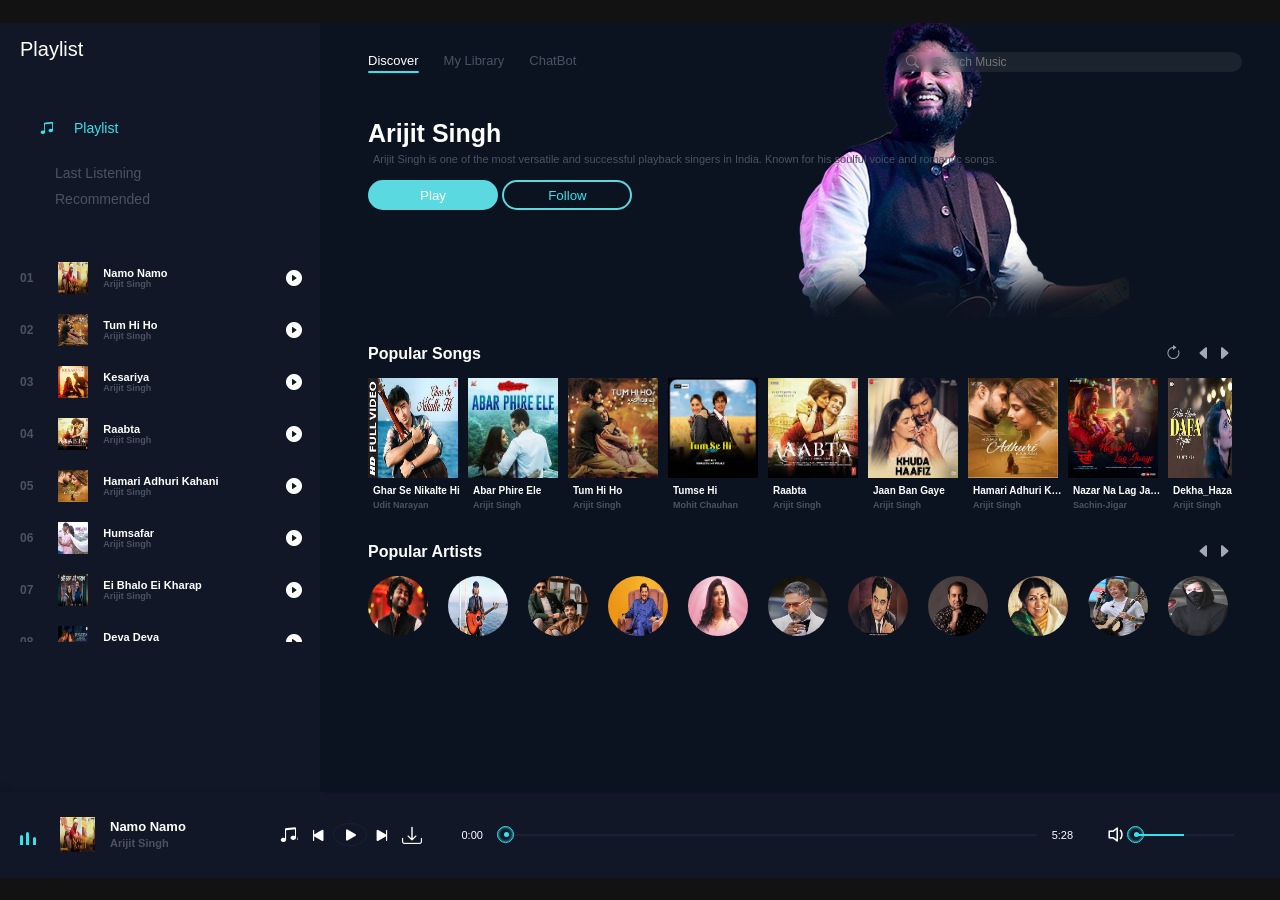
<file: index.html>
<html lang="en">
<head>
    <meta charset="UTF-8">
    <meta name="viewport" content="width=device-width, initial-scale=1.0">
    <link rel="stylesheet" href="https://cdn.jsdelivr.net/npm/bootstrap-icons@1.11.3/font/bootstrap-icons.min.css">
    <link rel="stylesheet" href="style.css">
    <title>Music Website</title>
</head>

<body>
    <header>
        <div class="menu_side ">
            <h1>Playlist</h1>
            <div class="playlist">
                <h4 id="tab-playlist" class="active"><span></span><i class="bi bi-music-note-beamed"></i>Playlist</h4>
                <h4 id="tab-last"><span></span><i class="bi bi-music-note-beamed"></i>Last Listening</h4>
                <h4 id="tab-recommended"><span></span><i class="bi bi-music-note-beamed"></i>Recommended</h4>
            </div>
            
            <div class="menu_song">
                <li class="songItem">
                    <span>01</span>
                    <img src="images/download (3).jpeg" alt="">
                    <h5>Namo Namo <br><div class="subtitle">Arijit Singh</div>
                    </h5>
                    <i class="bi playlistplay bi-play-circle-fill" id="1"></i>
                </li>
                <li class="songItem">
                    <span>02</span>
                    <img src="images/download.jpg" alt="">
                    <h5>Tum Hi Ho <br><div class="subtitle">Arijit Singh</div>
                    </h5>
                    <i class="bi playlistplay bi-play-circle-fill" id="1"></i>
                </li>
                <li class="songItem">
                    <span>03</span>
                    <img src="images/download (2).jpg" alt="">
                    <h5>Kesariya<br><div class="subtitle">Arijit Singh</div>
                    </h5>
                    <i class="bi playlistplay bi-play-circle-fill" id="1"></i>
                </li>
                <li class="songItem">
                    <span>04</span>
                    <img src="images/download (1).jpg" alt="">
                    <h5>Raabta<br><div class="subtitle">Arijit Singh</div>
                    </h5>
                    <i class="bi playlistplay bi-play-circle-fill" id="1"></i>
                </li>
                <li class="songItem">
                    <span>05</span>
                    <img src="images/download (3).jpeg" alt="">
                    <h5>Namo Namo <br><div class="subtitle">Arijit Singh</div>
                    </h5>
                    <i class="bi playlistplay bi-play-circle-fill" id="1"></i>
                </li>
                <li class="songItem">
                    <span>06</span>
                    <img src="images/download (3).jpeg" alt="">
                    <h5>Namo Namo <br><div class="subtitle">Arijit Singh</div>
                    </h5>
                    <i class="bi playlistplay bi-play-circle-fill" id="1"></i>
                </li>
                <li class="songItem">
                    <span>07</span>
                    <img src="images/download (3).jpeg" alt="">
                    <h5>Namo Namo <br><div class="subtitle">Arijit Singh</div>
                    </h5>
                    <i class="bi playlistplay bi-play-circle-fill" id="1"></i>
                </li>
                <li class="songItem">
                    <span>08</span>
                    <img src="images/download (3).jpeg" alt="">
                    <h5>Namo Namo <br><div class="subtitle">Arijit Singh</div>
                    </h5>
                    <i class="bi playlistplay bi-play-circle-fill" id="1"></i>
                </li>
                <li class="songItem">
                    <span>09</span>
                    <img src="images/download (3).jpeg" alt="">
                    <h5>Namo Namo <br><div class="subtitle">Arijit Singh</div>
                    </h5>
                    <i class="bi playlistplay bi-play-circle-fill" id="1"></i>
                </li>
                <li class="songItem">
                    <span>10</span>
                    <img src="images/download (3).jpeg" alt="">
                    <h5>Namo Namo <br><div class="subtitle">Arijit Singh</div>
                    </h5>
                    <i class="bi playlistplay bi-play-circle-fill" id="1"></i>
                </li>
            </div>
        </div>
        <div class="song_side">
            <nav>
                <ul>
                    <li>
                        Discover <span></span></li>
                    <li id="myLibraryBtn">My Library</li>
                    <li><a href="chatbot.html">ChatBot</a></li>
                </ul>
                <div class="search">
                    <i class="bi bi-search"></i>
                    <input type="text" placeholder="Search Music" id="searchInput">
                </div>
                
            </nav>
            <div class="content">
                <h1 id="artistName">Arijit Singh</h1>
                <p id="artistBio">Arijit Singh is one of the most versatile and successful playback singers in India. Known for his soulful voice and romantic songs.</p>
                <div class="buttons">
                    <button id="mainPlay">Play</button>
                    <button id="mainFollow">Follow</button>
                </div>
              </div>
              
            <div class="popular_songs">
                <div class="h4">
                    <h4>Popular Songs</h4>
                    <div class="btns">
                        <i class="bi bi-arrow-clockwise" id="refresh_pop_songs" title="Refresh Songs" style="margin-right: 10px; cursor: pointer;"></i>
                        <i class="bi bi-caret-left-fill" id="pop_song_left"></i>
                        <i class="bi bi-caret-right-fill" id="pop_song_right"></i>
                    </div>
                </div>
                <div class="pop_song" id="popularSongsContainer"></div>
            </div>
            <div class="popular_artists">
                <div class="h4">
                    <h4>Popular Artists</h4>
                    <div class="btns">
                        <i class="bi bi-caret-left-fill" id="pop_art_left"></i>
                        <i class="bi bi-caret-right-fill" id="pop_art_right"></i>
                    </div>
                </div>
                <div class="items">
                    <li>
                        <img src="images/arjit.jpg" alt="Arijit Singh">
                    </li>
                    <li>
                        <img src="images/download (1).jpeg" alt="Mohit Chauhan">
                    </li>
                    <li>
                        <img src="images/download (2).jpeg" alt="Sachin-Jigar">
                    </li>
                    <li>
                        <img src="images/download (5).jpeg" alt="Udit Narayan">
                    </li>
                    <li>
                        <img src="images/download (9).jpeg" alt="Shreya Ghoshal">
                    </li>
                    <li>
                        <img src="images/download (10).jpeg" alt="Honey Singh">
                    </li>
                    <li>
                        <img src="images/download (7).jpeg" alt="Kishore Kumar">
                    </li>
                    <li>
                        <img src="images/download (8).jpeg" alt="Rahat Fateh Ali Khan">
                    </li>
                    <li>
                        <img src="images/download (6).jpeg" alt="Lata Mangeshkar">
                    </li>
                    <li>
                        <img src="images/download (11).jpeg" alt="Ed Sheeran">
                    </li>
                    <li>
                        <img src="images/alan.jpeg" alt="Alan Walker">
                    </li>
                    <li>
                        <img src="images/download (16).jpeg" alt="Asha Bhosle">
                    </li>
                    <li>
                        <img src="images/download (17).jpeg" alt="Sonu Nigam">
                    </li>
                    <li>
                        <img src="images/download (18).jpeg" alt="Kumar Sanu">
                    </li>
                    <li>
                        <img src="images/download (19).jpeg" alt="KK">
                    </li>
                </div>
            </div>   
        </div>



        <div class="master_play">
            <div class="wave">
                <div class="wave1"></div>
                <div class="wave1"></div>
                <div class="wave1"></div>
            </div>
            <img src="images/download (3).jpeg" alt="" id="poster_master_play">
            <h5 id="title">
                Namo Namo
                <div class="subtitle">Arijit Singh</div>
            </h5>
            <div class="icons">
                <i class="bi shuffle bi-music-note-beamed">next</i>
                <i class="bi bi-skip-start-fill"></i>
                <i class="bi bi-play-fill"></i>
                <i class="bi bi-skip-end-fill"></i>
                <i class="bi bi-download" id="download_music"></i>
            </div>
            <span id="currentstart">0:00</span>
            <div class="bar">
                <input type="range"  id="seek" min="0" max="100">
                <div class="bar2" id="bar2"></div>
                <div class="dot"></div>
            </div>
            <span id="currentend">0:30</span>
            <div class="vol">
                <i class="bi bi-volume-down" id="vol_icon"></i>
                <input type="range" min="0" max="100" id="vol">
                <div class="vol_bar"></div>
                <div class="dot" id="vol_dot"></div>
                
            </div>
        </div>
    
    </header>
    <script src="app.js"></script>
    
</body>
</html>
</file>
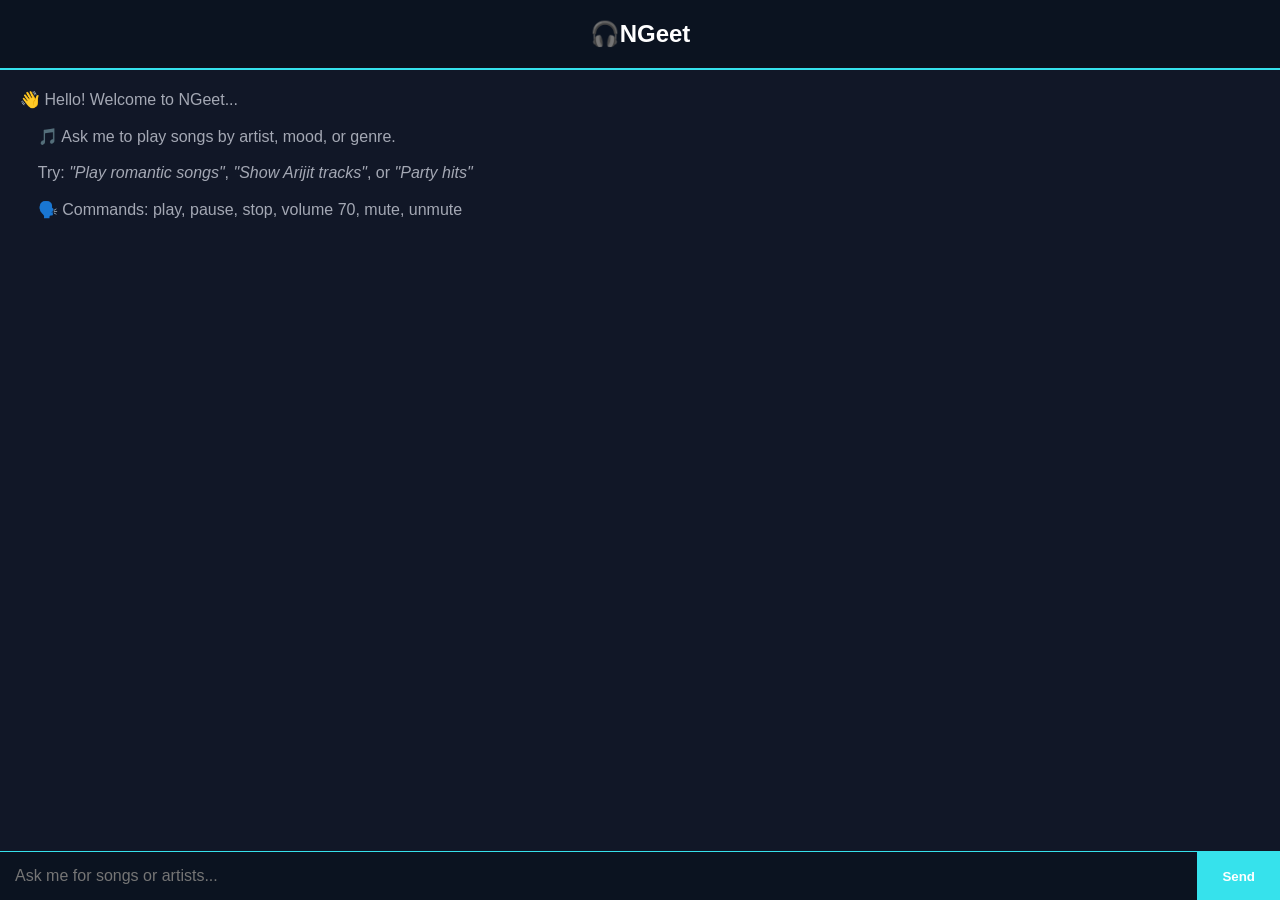
<file: chatbot.html>
<!DOCTYPE html>
<html lang="en">
<head>
  <meta charset="UTF-8">
  <title>Music AI Chatbot</title>
  <link rel="stylesheet" href="chatbot.css" />
</head>
<body>
  <div class="chatbot-screen">
    <div class="chat-header">🎧NGeet</div>
    <div class="chat-box" id="chat-box"></div>
    <div class="chat-input">
      <input
        type="text"
        id="user-input"
        placeholder="Ask me for songs or artists..."
        onkeypress="handleKey(event)"
      />
      <button onclick="sendMessage()">Send</button>
    </div>
  </div>

  <audio id="audio-player" controls style="display: none;"></audio>

  <script src="chatbot.js"></script>
</body>
</html>
</file>
<file: style.css>
@import url('https://fonts.googleapis.com/css?family=Poppins');
*{
    padding: 0;
    margin: 0;
    box-sizing: border-box;
}
body{
    font-family: 'popins', sans-serif;
    width: 100%;
    height: 100vh;
    background: #121213;
    display: grid;
    place-items: center;

}

header{
   position: relative;
    width: 100%;
    height: 95%;
    /*border: 1px solid #fff;*/
    display: flex;/*boxes in line*/
    flex-wrap: wrap;
    overflow: hidden;
}
header .menu_side, .song_side{/*left box*/
    width: 25%;
    height: 90%;
    /*border: 1px solid #fff;*/
    background: #111727;
    box-shadow:5px 0px 2px #090f1f;
    color: #fff;

}
header .song_side{/*right box*/
    width: 75%;
    background: #0b1320;

}
header .master_play{
    width:100%;
    height:10%;
    /*&border: 1px solid #fff;*/
    background: #111727;
    box-shadow:0px 3px 8px #090f1f;/*for shadow in border*/

}
header .menu_side h1{
    font-size: 20px;
    margin: 15px 0px 0px 20px;
    font-weight: 500;

}
header .menu_side .playlist{
    margin: 40px 0px 0px 20px;
}
header .menu_side .playlist h4{
    font-size: 14px;
    font-weight: 400;
    padding-bottom: 10px;
    color:#4c5262;
    display: flex;
    align-items: center;
    transition: .3s linear;
}
header .menu_side .playlist h4:hover{
   color:#fff
}
header .menu_side .playlist h4 span{
    position: relative;
    margin-right: 35px;   
 }
 header .menu_side .playlist h4 span::before{
    content: '';
    position: absolute;
    width: 4px;
    height: 4px;
    /*border:2px solid #4c5262;*/
    border-radius: 50%;
    top: -4px;
    transition: .3s linear;
 }
 header .menu_side .playlist h4:hover span::before{
    border: 2px solid #fff;
 }
 header .menu_side .playlist h4 .bi{
    display: none;
 }
 header .menu_side .playlist .active{
    color: #36e2ec;
 }
 header .menu_side .playlist .active span{
    display: none;
 }
 header .menu_side .playlist .active .bi{
    display: flex;
    margin: 20px;
 }
 header .menu_side .menu_song{
   width: 99%;
   height: 385px;
   /*border: 1px solid #fff;*/
   margin-top: 40px;
   overflow: auto;
}
header .menu_side .menu_song::-webkit-scrollbar {
    display: none;
}
header .menu_side .menu_song li{
    list-style-type: none;
    position: relative;
    padding: 5px 0px 5px 20px;
    display: flex;
    align-items: center;
    margin-bottom: 10px;
    cursor: pointer;
    transition: .3s linear;
 }
 header .menu_side .menu_song li:hover{
    background: rgb(105, 105, 105, .1)
 }
 header .menu_side .menu_song li span{
    font-size: 12px;
    font-weight: 600;
    color: #4c5262;
 }
 header .menu_side .menu_song li img{
    width: 30px;
    height: 32px;
    margin-left: 25px;

 }
 header .menu_side .menu_song li h5{
    font-size: 11px;
    margin-left: 15px;
    width: 170px;
   /*border: 1px solid #fff;*/
    overflow: hidden;
    text-overflow: ellipsis;
    white-space: nowrap;/*last 3 line is for overflow control of song name*/
 }
 header .menu_side .menu_song li h5 .subtitle{
    font-size: 9px;
    color: #4c5262;
 }
 header .menu_side .menu_song li .bi{
    position: absolute;
    right: 15px;
 }
header .master_play{
    display: flex;
    align-items: center;
    padding: 0px 20px;
}
header .master_play .wave{
    width: 30px;
    height: 30px;
    /*border: 1px solid #fff;*/
    padding-bottom: 5px;
    display: flex;
    align-items: flex-end;
    margin-right: 10px;

}
header .master_play .wave .wave1{
   width: 3px;
   height: 10px;
   background: #36e2ec;
   margin-right: 3px;
   border-radius: 10px 10px 0px 0px;
   /*animation: .5s linear infinite;*/
}
header .master_play .wave .wave1:nth-child(2){
   height:13px ;
   margin-right: 3.5px;
   animation-delay: .4s;
}
header .master_play .wave .wave1:nth-child(3){
   height:8px ;
   animation-delay: .8s;
}
/* javascript classes*/
header .master_play .active1 .wave1{
   
   animation: wave .5s linear infinite;
}
header .master_play .active1 .wave1:nth-child(2){
   
   margin-right: 3.5px;
   animation-delay: .4s;
}
header .master_play .active1 .wave1:nth-child(3){
   animation-delay: .8s;
}
@keyframes wave {
   0%{
      height: 10px;
   }
   50%{
      height: 15px;
   }
   100%{
      height: 10px;
   }
}
header .master_play img {
   width: 35px;
   height: 35px;

}
header .master_play h5{
   width: 130px;
   /*border: 1px solid #fff;*/
   margin-left: 15px;
   color: #fff;
   line-height: 17px;
   overflow: hidden;
   text-overflow: ellipsis;
   white-space: nowrap;
   font-size: 13px;
}
header .master_play h5 .subtitle{
   font-size: 11px;
   color: #4c5262;
   width: 100%;
   overflow: hidden;
   text-overflow: ellipsis;
   white-space: nowrap;
}
header .master_play .icons{
   font-size: 20px;
   color:#fff;
   margin: 0px 20px 0px 40px;
   outline: none;
   display: flex;
   align-items: center; 
}
header .master_play .icons .bi{
   cursor: pointer;
   outline: none;
}
header .master_play .icons .shuffle{
   font-size: 17px;
   margin-right: 10px;
   width: 17.5px;
   overflow: hidden;
   display: flex;
   align-items: center;
 
}
header .master_play .icons #download_music{
   font-size: 20px;
   margin-left: 10px;
}
header .master_play .icons .bi:nth-child(3){
   border: 1px solid rgb(105, 105, 105, .1);
   border-radius: 50%;
   padding: 1px 5px 0px 7px;
   margin: 0px 5px;
}
header .master_play span{
   color: #fff;
   width: 32px;
   font-size: 11px;
   font-weight: 400;
}
header .master_play #currentstart{
   margin: 0px 0px 0px 20px;

}
header .master_play .bar{
   position: relative;
   width: 43%;
   height: 2px;
   background: rgb(105, 105, 170, .1);
   margin: 0px 15px 0px 10px;

}
header .master_play .bar .bar2{
   position: absolute;
   background: #36e2ec;
   width: 50%;
   height: 100%;
   top: 0;
   transition: 1s linear;  
}
header .master_play .bar .dot{
   position: absolute;
   width: 5px;
   height: 5px;
   background: #36e2ec;
   border-radius: 50%;
   left: 0%;
   top: -1.5px;
   transition: 1s linear; 
}
header .master_play .bar .dot::before{
   content: '';
   position: absolute;
   width: 15px;
   height: 15px;
   border: 1px solid #36e2ec;
   border-radius: 50%;
   left: -7px;
   top:  -6.5px;
   box-shadow: inset 0px 0px 3px #36e2ec;
}
header .master_play .bar input{
   position: absolute;
   width: 100%;
   top: -7px;
   left: 0;
   cursor: pointer;
   z-index: 999999999999999999999;
   opacity: 0;
}
header .master_play .vol{
  position: relative;
  width: 100px;
  height: 2px;
  background: rgb(105, 105, 170, .1);
  margin-left: 50px;
}
header .master_play .vol .bi{
   position: absolute;
   color: #fff;
   font-size: 25px;
   top: -12px;
   left: -30px;
 } 
 header .master_play .vol input{
   position: absolute;
   width: 100%;
   top: -6px;
   left: 0;
   cursor: pointer;
   z-index: 99999999999999999;
   opacity: 0;
 }
 header .master_play .vol .vol_bar{
   position: absolute;
   background: #36e2ec;
   width: 50%;
   height: 100%;
   top: 0;
   transition: 1s linear;
 }
 header .master_play .vol .dot{
   position: absolute;
   width: 5px;
   height: 5px;
   background: #36e2ec;
   border-radius: 50%;
   left: 0%;
   top: -1.5px;
   transition: 1s linear; 
 }
 header .master_play .vol .dot::before{
   content: '';
   position: absolute;
   width: 15px;
   height: 15px;
   border: 1px solid #36e2ec;
   border-radius: 50%;
   left: -7px;
   top:  -6.5px;
   box-shadow: inset 0px 0px 3px #36e2ec;
 }
 .shuffle.active {
   color: #36e2ec;
   font-weight: bold;
 }
 
 header .song_side{
   z-index: 2;
 }

 header .song_side::before{
   content: '';
   position: absolute;
   width: 100%;
   height: 300px;
   background: url(images/arjit_bg.png);
   z-index: -1;
 }
 header .song_side nav{
   width: 90%;
   height: 10%;
   /*border: 1px solid #fff;*/
   margin: auto;
   display: flex;
   align-items: center;
   justify-content: space-between;
 }
 header .song_side nav ul{
   display: flex;

 }
 header .song_side nav ul li{
   list-style: none;
   position: relative;
   font-size: 13px;
   color: #4c5262;
   margin-right: 25px;
   cursor: pointer;
   transition: .3s linear;
 }
 header .song_side nav ul li a{
   list-style: none;
   position: relative;
   font-size: 13px;
   color: #4c5262;
   margin-right: 25px;
   cursor: pointer;
   transition: .3s linear;
   text-decoration: none;
 }
 header .song_side nav ul li:hover{
   color: #fff;
 }
 header .song_side nav ul li a:hover{
   color: #fff;
 }
 header .song_side nav ul li:nth-child(1){
   color: #fff;
 } 
 header .song_side nav ul li span{
   position: absolute;
   width: 100%;
   height: 2.5px;
   background: #36e2ec;
   bottom: -5px;
   left: 0;
   border-radius: 20px;
 } 
 header .song_side nav .search{
   position: relative;
   width: 40%;
   padding: 1px 10px;
   border-radius: 20px;
   /*border: 1px solid #fff;*/
   color: grey;
 }
 header .song_side nav .search::before{
   content: '';
   position: absolute;
   width: 100%;
   height: 100%;
   background: rgb(184, 184, 184, .1);
   border-radius: 20px;
   backdrop-filter: blur(5px);
   z-index: -1;
 }  
 header .song_side nav .search .bi{
   font-size: 13px;
   padding: 3px 0px 0px 10px;
 }
 header .song_side nav .search input{
   background: none;
   border: none;
   outline: none;
   padding: 0px 10px;
   color: #fff;
   font-size: 12px;
 } 
 header .song_side .content{
   width: 90%;
   height: 30%;
  /* border: 1px solid #fff;*/
   margin: auto;
   padding-top: 20px;
 }
 header .song_side .content h1{
  font-size: 25px;
  font-weight: 600;
 }
 header .song_side .content p{
   font-size: 11px;
   font-weight: 400;
   color: #4c5262;
   margin: 5px;
}
header .song_side .content .buttons{
  margin-top: 15px;
}
header .song_side .content .buttons button{
   width: 130px;
   height: 30px;
   border: 2px solid #5adae0;
   outline: none;
   border-radius: 20px;
   background: #5adae0;
   color: #fff;
   cursor: pointer;
   transition: .3s linear; 
 }
 header .song_side .content .buttons button:hover{
   background: none;
   color: #36e2ec;
 }
 header .song_side .content .buttons button:nth-child(2){
   background: none;
   color: #36e2ec;
 }
 header .song_side .content .buttons button:nth-child(2):hover{
   background: #36e2ec;
   color: #fff;

 }
header .song_side .popular_songs{
   width: 90%;
   height: auto;
   margin: auto;
   margin-top: 15px;
  /* border: 1px solid #fff;*/
}
header .song_side .popular_songs .h4{
   display: flex;
   align-items: center;
   justify-content: space-between;
}   
header .song_side .popular_songs .h4 .bi{
   color: #a4a8b4;
   cursor: pointer;
   transition: .3s linear;
}
header .song_side .popular_songs .h4 .bi:hover{
   color: #fff;   
}
header .song_side .popular_songs .pop_song{
    width: 100%;
    height: 150px;
    margin-top: 15px;
    display: flex;
    /*border: 1px solid #fff;*/
    overflow: auto;
    scroll-behavior: smooth;
}
header .song_side .popular_songs .pop_song::-webkit-scrollbar{
    display:none; 
}
header .song_side .popular_songs .pop_song li{
   min-width: 100px;
   height: 140px;
   list-style-type: none;
   transition: .3s linear;
}
header .song_side .popular_songs .pop_song li:hover{
   background: rgb(105, 105, 170, .1);
}
header .song_side .popular_songs .pop_song li .img_play{
   position: relative;
   width: 90px;
   height: 100px;
   display: flex;
   align-items: center;
   justify-content: center;
}
header .song_side .popular_songs .pop_song li .img_play img{
   width: 100%;
   height: 100%;
}
header .song_side .popular_songs .pop_song li .img_play .bi{
   position: absolute;
   font-size: 20px;
   cursor: pointer;
   transition: .3s linear;
   opacity: 0;
}
header .song_side .popular_songs .pop_song li:hover .img_play .bi{
   opacity: 1;
}
header .song_side .popular_songs .pop_song li h5{
   padding: 5px 5px 0px 5px;
   line-height: 15px;
   font-size: 10px;
   width: 100px;
   overflow: hidden;
   white-space: nowrap;
   text-overflow: ellipsis;
}
header .song_side .popular_songs .pop_song li h5 .subtitle{
   font-size: 9px;
   overflow: hidden;
   white-space: nowrap;
   text-overflow: ellipsis;
   color: #4c5262;
}
header .song_side .popular_artists{
   width: 90%;
   height: auto;
   margin: auto;
   margin-top: 15px;
   /*border: 1px solid #fff;*/
}
header .song_side .popular_artists .h4{
   display: flex;
   align-items: center;
   justify-content: space-between;
}   
header .song_side .popular_artists .h4 .bi{
   color: #a4a8b4;
   cursor: pointer;
   transition: .3s linear;
}
header .song_side .popular_artists .h4 .bi:hover{
   color: #fff;   
}
header .song_side .popular_artists .items{
    width: 100%;
    height: 150px;
    margin-top: 15px;
    display: flex;
    /*border: 1px solid #fff;*/
    overflow: auto;
    scroll-behavior: smooth;
}
header .song_side .popular_artists .items::-webkit-scrollbar{
   display: none;
}
header .song_side .popular_artists .items li{
   list-style-type: none;
   position: relative;
   min-width: 60px;
   height: 60px;
   border-radius: 50%;
   margin-right: 20px;
   cursor: pointer;
}
header .song_side .popular_artists .items li img{
   width: 100%;
   height: 100%;
   border-radius: 50%;
}
</file>
<file: chatbot.css>
* {
  margin: 0;
  padding: 0;
  box-sizing: border-box;
  font-family: 'Poppins', sans-serif;
}

body {
  background: #121213;
  color: white;
  height: 100vh;
  display: flex;
  justify-content: center;
  align-items: center;
}

.chatbot-screen {
  width: 100%;
  height: 100%;
  display: flex;
  flex-direction: column;
  background: #111727;
}

.chat-header {
  background: #0b1320;
  padding: 20px;
  font-size: 24px;
  font-weight: 600;
  border-bottom: 2px solid #36e2ec;
  text-align: center;
}

.chat-box {
  flex: 1;
  padding: 20px;
  overflow-y: auto;
  display: flex;
  flex-direction: column;
  gap: 12px;
  scroll-behavior: smooth;
}

.chat-box .user {
  text-align: right;
  color: #36e2ec;
}

.chat-box .bot {
  text-align: left;
  color: #a4a8b4;
  white-space: pre-wrap;
}

.chat-input {
  display: flex;
  border-top: 1px solid #36e2ec;
}

.chat-input input {
  flex: 1;
  padding: 15px;
  background: #0b1320;
  color: white;
  font-size: 16px;
  border: none;
  outline: none;
}

.chat-input button {
  padding: 15px 25px;
  background: #36e2ec;
  color: white;
  border: none;
  cursor: pointer;
  font-weight: bold;
  transition: 0.3s;
}

.chat-input button:hover {
  background: #29bfc9;
}
.song-card {
  background: #0b1320;
  border: 1px solid #36e2ec55;
  border-radius: 8px;
  padding: 10px;
  margin: 5px 0;
  display: flex;
  align-items: center;
  gap: 12px;
  transition: 0.3s ease;
}
.song-card:hover {
  background: #18263a;
}
.song-card img {
  width: 90px;
  height: 88px;
  border-radius: 8px;
}

.song-card .info {
  display: flex;
  flex-direction: column;
}
.song-card .info .title {
  margin-left: 20px;
  font-weight: bold;
  font-size: 14px;
  color: white;
}

.song-card .info .artist {
  margin-left: 20px;
  font-size: 12px;
  color: #aaa;
}

.song-card audio {
  margin-top: 5px;
  margin-left: 15px;
}
iframe {
  border-radius: 10px;
  margin-top: 10px;
  max-width: 100%;
}
</file>
